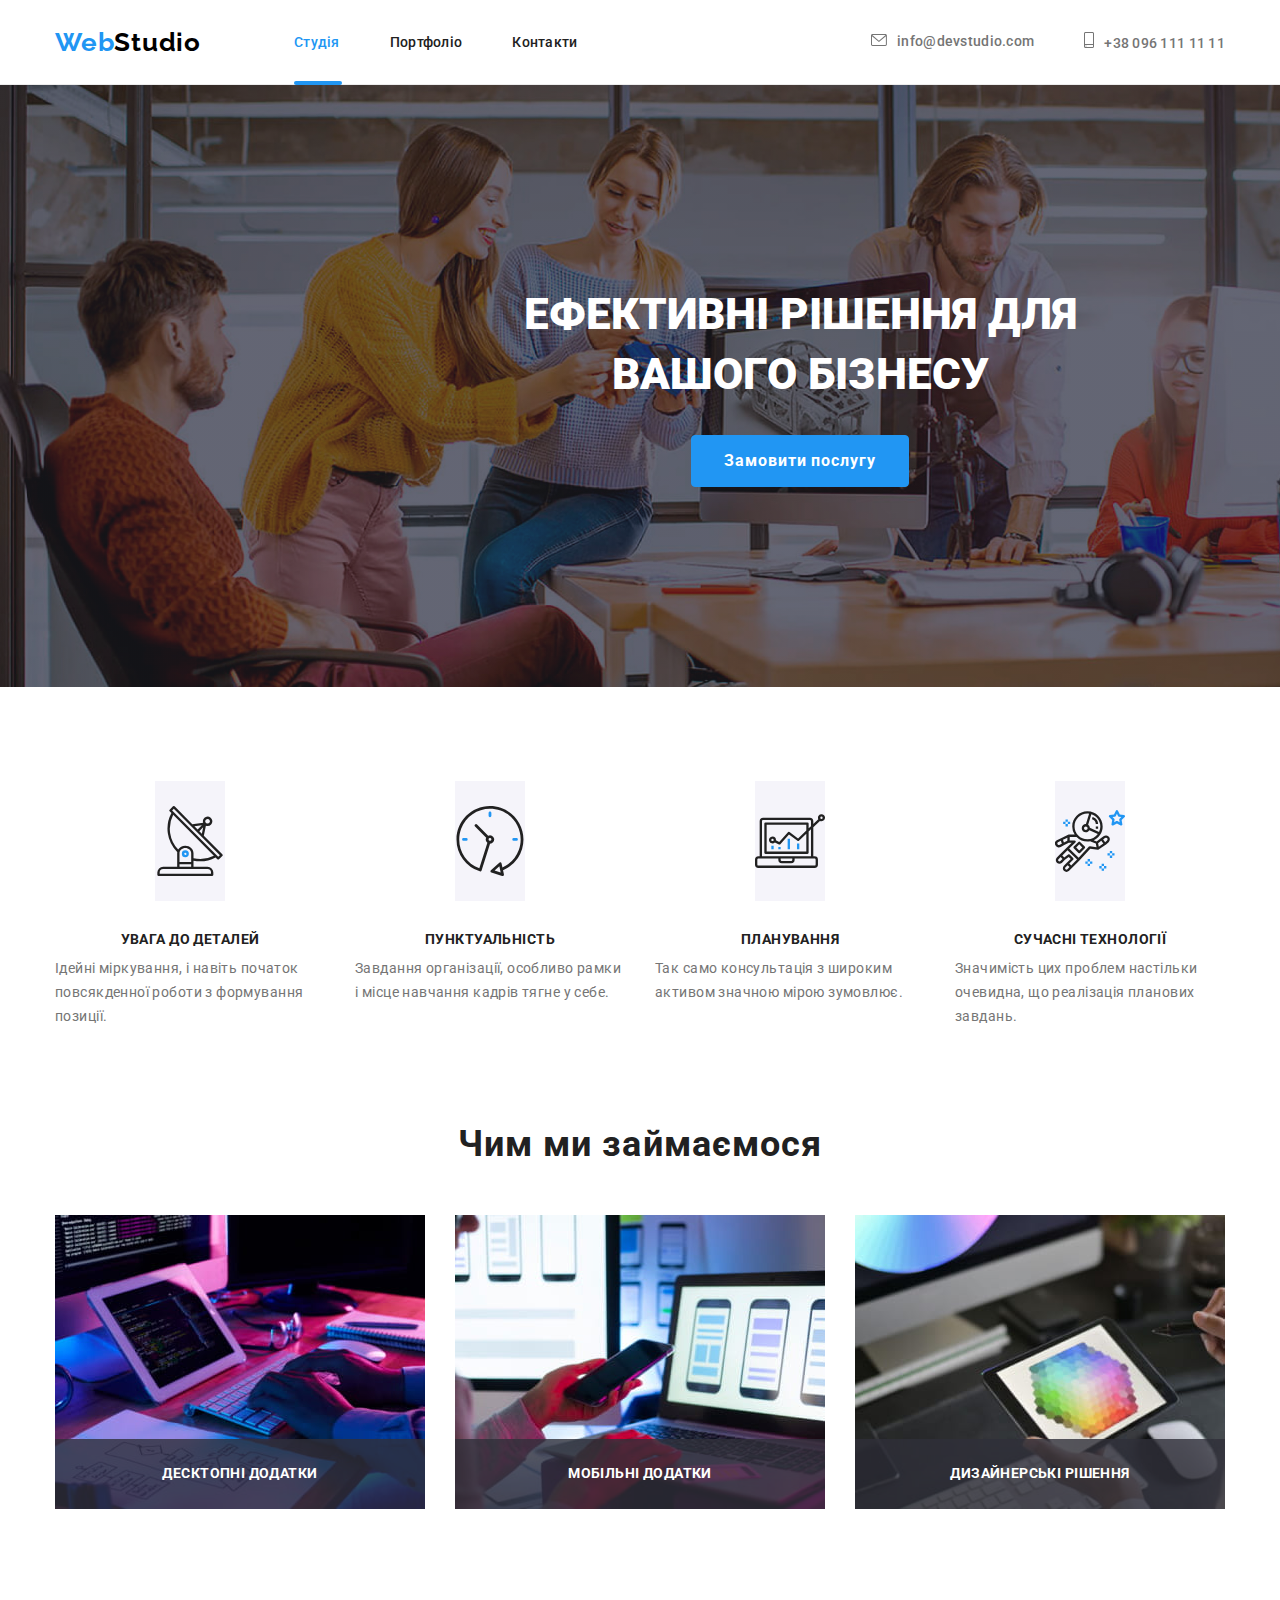
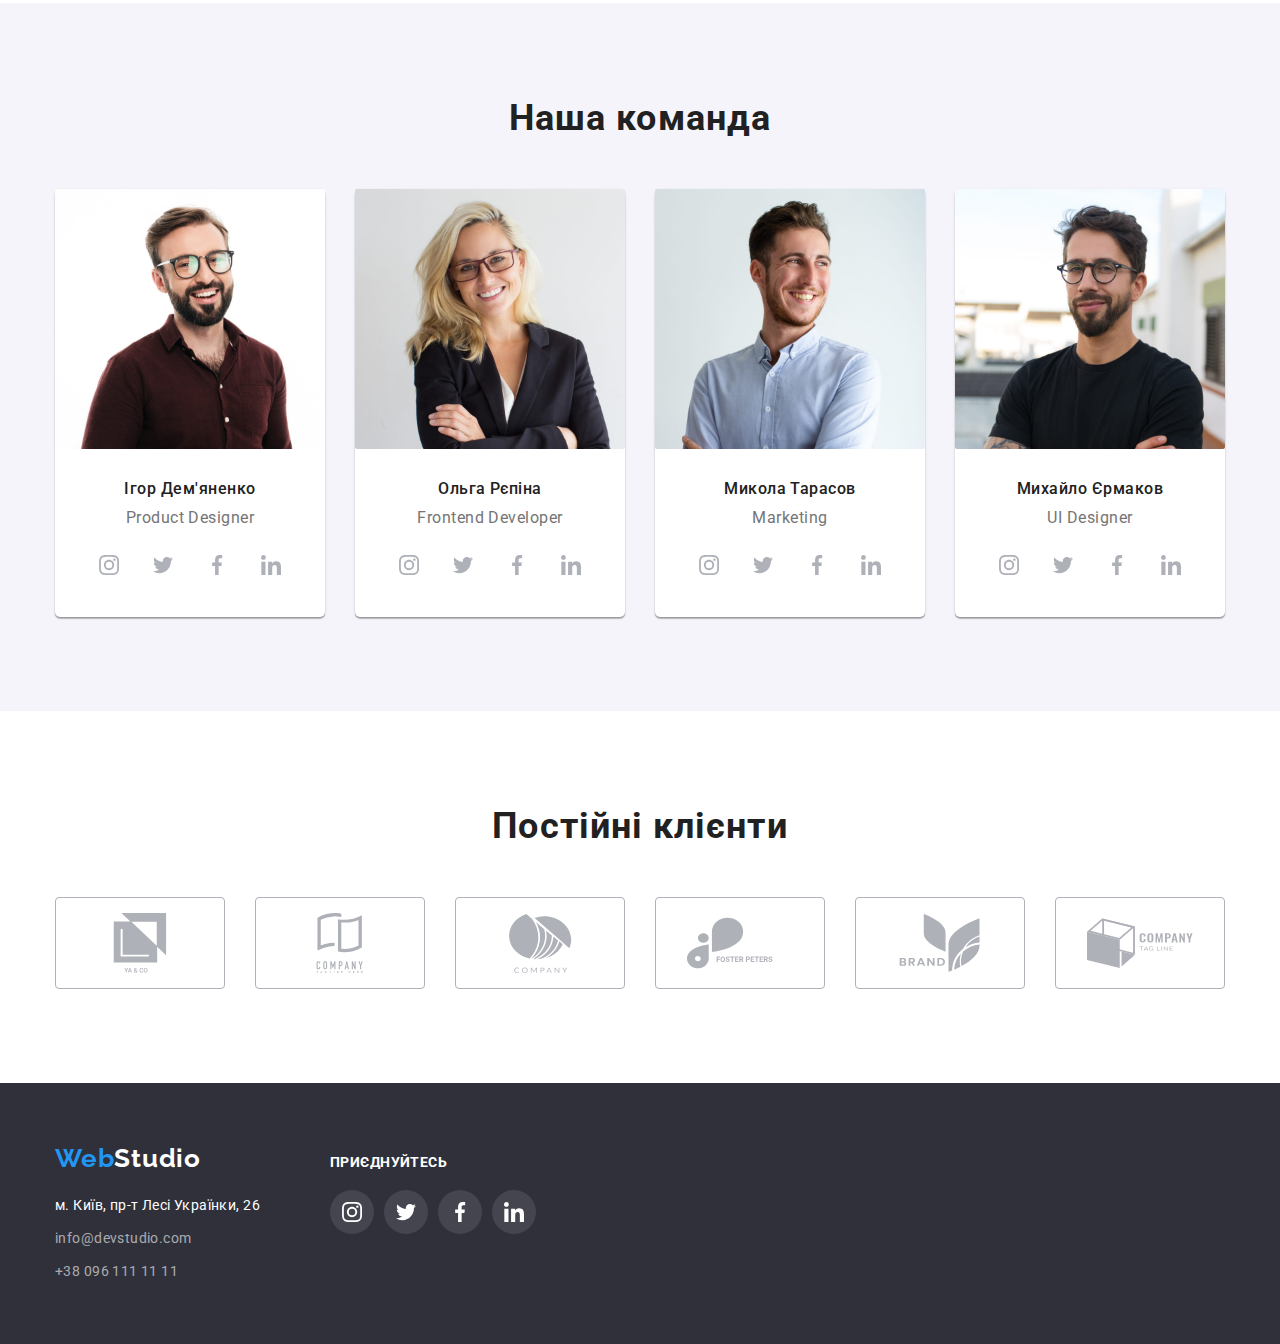
<file: index.html>
<!DOCTYPE html>
<html lang="uk">
<head>
    <meta charset="UTF-8">
    <meta http-equiv="X-UA-Compatible" content="IE=edge">
    <meta name="viewport" content="width=device-width, initial-scale=1.0">
    <title>Студія</title>
    <link href="https://fonts.googleapis.com/css2?family=Raleway:wght@700&family=Roboto:wght@400;500;700;900&display=swap" rel="stylesheet">
    <link rel="stylesheet" href="https://cdnjs.cloudflare.com/ajax/libs/modern-normalize/1.1.0/modern-normalize.css">
    <link rel="stylesheet" href="./styles/style.css">
</head>
<body>
<header class="header">
<div class="header-container container">
    <nav class="header-nav">
        <a href="./index.html" lang="en" class="header-logo logo"> <span class="header-logo-blue">Web</span><span class="header-logo-black">Studio</span></a>
        <ul class="header-list list">
            <li class="header-list-item"><a class="current header-list-link link studio-link-nav" href="./index.html">Студія</a></li>
            <li class="header-list-item"><a class="header-list-link link" href="./portfolio.html">Портфоліо</a></li>
            <li class="header-list-item"><a class="header-list-link link" href="#">Контакти</a></li>
        </ul>
    </nav>

        <ul class="header-list list">
            <li class="header-list-contacts list">
                <a class="header-contacts-link link" href="mailto:info@devstudio.com">
                    <svg class="social-ikon-mail" width="16" height="12">
                        <use href="./images/icons.svg#icon-envelope" ></use>
                    </svg>info@devstudio.com</a></li>
            <li class="header-list-contacts list">
                <a class="header-contacts-link link" href="tel:+380961111111">
                    <svg class="social-ikon-tel">
                    <use href="./images/icons.svg#icon-smartphone" width="10" height="16"></use>
                </svg>+38 096 111 11 11</a></li>
        </ul>
</div>   
</header>
<main>
<!--банер-->
    <section class="banner">
     <div class="container">
        <h1 class="banner-title">Ефективні рішення для вашого бізнесу</h1>
        <button class="banner-button" type="button" data-modal-open>Замовити послугу</button>
    </div> 
</section>
<!--наші особливості  --> 
<section class="features">
    <div class="container features-container">
        <h2 class="features-title hiden-title">Наші особливості</h2>
        <ul class="features-list list">
        <li class="features-list-item icon-antenna">
            <div class="features-icon">
                <svg class="icon" width="70" height="70">
                    <use href="./images/icons.svg#icon-antenna" ></use>
                </svg>
            </div>
            <h3 class="features-list-name">Увага до деталей</h3>
            <p class="features-list-description">Ідейні міркування, і навіть початок повсякденної роботи з формування позиції.</p>
        </li>
        <li class="features-list-item icon-clock">
            <div class="features-icon">
                <svg class="icon" width="70" height="70">
                <use href="./images/icons.svg#icon-clock" ></use>
                </svg>
            </div>
            <h3 class="features-list-name">Пунктуальність</h3>
            <p class="features-list-description">Завдання організації, особливо рамки і місце навчання кадрів тягне у себе.</p>
        </li>
        <li class="features-list-item icon-diagram" >
            <div class="features-icon">
                <svg class="icon" width="70" height="70">
                <use href="./images/icons.svg#icon-diagram" ></use>
                </svg>
            </div>
            <h3 class="features-list-name">Планування</h3>
            <p class="features-list-description">Так само консультація з широким активом значною мірою зумовлює.</p>
        </li>
        <li class="features-list-item icon-astronaut">
            <div class="features-icon">
                <svg class="icon" width="70" height="70">
                <use href="./images/icons.svg#icon-astronaut" ></use>
                </svg>
            </div>
            <h3 class="features-list-name">Сучасні технології</h3>
            <p class="features-list-description">Значимість цих проблем настільки очевидна, що реалізація планових завдань.</p>
        </li>
        </ul>
    </div>
</section>
<!--чим ми займаємось  --> 
<section class="projects">
    <div class="container">
        <h2 class="section-title">Чим ми займаємося</h2>
        <ul class="projects-list list">
            <li class="projects-list-item list">
                <img src="./images/box1.jpg" alt="робота за компютером" width="370">
                <div class="projects-overlay">
                    <p>десктопні додатки</p>
                </div>
            </li>
            <li class="projects-list-item list">
                <img src="./images/box2.jpg" alt="робота з телефоном" width="370" >
                <div class="projects-overlay">
                    <p>мобільні додатки</p>
                </div>
            </li>
            <li class="projects-list-item list">
                <img src="./images/box3.jpg" alt="робота з планшетом" width="370" >
                <div class="projects-overlay">
                    <p>дизайнерські рішення</p>
                </div>
            </li>
        </ul> 
          
    </div>
</section>
<!--наша команда  -->
<section class="team">
    <div class="container">
        <h2 class="section-title">Наша команда</h2>
        <ul class="team-members list">
            <li class="team-members-list"> 
                <img class="photo" src="./images/demyanenko.jpg" alt="фотографія Ігоря Дем'яненко" width="270" height="260">
                <div class="teem-members-about">
                    <h3 class="employee-name">Ігор Дем'яненко</h3>
                    <p class="employee-position" lang="en">Product Designer</p>
                    <ul class="social-icons list">
                        <li class="team-social list">
                            <a href="#" class="social-link link">
                            <svg class="social-icon" width="20" height="20">
                                <use href="./images/icons.svg#icon-instagram" ></use>
                            </svg>
                        </a></li>
                        <li class="team-social list"><a href="#" class="social-link link">
                            <svg class="social-icon" width="20" height="20">
                                <use href="./images/icons.svg#icon-twitter" ></use>
                            </svg>
                        </a></li>
                        <li class="team-social list"><a href="#" class="social-link link">
                            <svg class="social-icon" width="20" height="20">
                                <use href="./images/icons.svg#icon-facebook" ></use>
                            </svg>
                        </a></li>
                        <li class="team-social list"><a href="#" class="social-link link">
                            <svg class="social-icon" width="20" height="20">
                                <use href="./images/icons.svg#icon-linkedin" ></use>
                            </svg>
                        </a></li>
                    </ul> 
                </div>
            </li>
            <li class="team-members-list"> 
                <img class="photo"src="./images/repin.jpg" alt="фотографія Ольги Рєпіна" width="270" height="260">
                <div class="teem-members-about">
                    <h3 class="employee-name">Ольга Рєпіна</h3>
                    <p class="employee-position" lang="en">Frontend Developer</p>
                    <ul class="social-icons list">
                        <li class="team-social list">
                            <a href="#" class="social-link link">
                            <svg class="social-icon" width="20" height="20">
                                <use href="./images/icons.svg#icon-instagram" ></use>
                            </svg>
                        </a></li>
                        <li class="team-social list"><a href="#" class="social-link link">
                            <svg class="social-icon" width="20" height="20">
                                <use href="./images/icons.svg#icon-twitter" ></use>
                            </svg>
                        </a></li>
                        <li class="team-social list"><a href="#" class="social-link link">
                            <svg class="social-icon" width="20" height="20">
                                <use href="./images/icons.svg#icon-facebook" ></use>
                            </svg>
                        </a></li>
                        <li class="team-social list"><a href="#" class="social-link link">
                            <svg class="social-icon" width="20" height="20">
                                <use href="./images/icons.svg#icon-linkedin" ></use>
                            </svg>
                        </a></li>
                    </ul>
                </div>
            </li>
            <li class="team-members-list"> 
                <img class="photo" src="./images/tarasov.jpg" alt="фотографія Миколи Тарасова" width="270" height="260">
                <div class="teem-members-about">
                    <h3 class="employee-name">Микола Тарасов</h3>
                    <p class="employee-position" lang="en">Marketing</p>
                    <ul class="social-icons list">
                        <li class="team-social list">
                            <a href="#" class="social-link link">
                            <svg class="social-icon" width="20" height="20">
                                <use href="./images/icons.svg#icon-instagram" ></use>
                            </svg>
                        </a></li>
                        <li class="team-social list"><a href="#" class="social-link link">
                            <svg class="social-icon" width="20" height="20">
                                <use href="./images/icons.svg#icon-twitter" ></use>
                            </svg>
                        </a></li>
                        <li class="team-social list"><a href="#" class="social-link link">
                            <svg class="social-icon" width="20" height="20">
                                <use href="./images/icons.svg#icon-facebook" ></use>
                            </svg>
                        </a></li>
                        <li class="team-social list"><a href="#" class="social-link link">
                            <svg class="social-icon" width="20" height="20">
                                <use href="./images/icons.svg#icon-linkedin" ></use>
                            </svg>
                        </a></li>
                    </ul>
                </div>
            </li>
            <li class="team-members-list"> 
                    <img class="photo" src="./images/ermakov.jpg" alt="фотографія Михайла Єрмакова" width="270" height="260">
                    <div class="teem-members-about">
                        <h3 class="employee-name">Михайло Єрмаков</h3>
                        <p class="employee-position" lang="en">UI Designer</p>
                        <ul class="social-icons list">
                            <li class="team-social list">
                                <a href="#" class="social-link link">
                                <svg class="social-icon" width="20" height="20">
                                    <use href="./images/icons.svg#icon-instagram" ></use>
                                </svg>
                            </a></li>
                            <li class="team-social list"><a href="#" class="social-link link">
                                <svg class="social-icon" width="20" height="20">
                                    <use href="./images/icons.svg#icon-twitter" ></use>
                                </svg>
                            </a></li>
                            <li class="team-social list"><a href="#" class="social-link link">
                                <svg class="social-icon" width="20" height="20">
                                    <use href="./images/icons.svg#icon-facebook" ></use>
                                </svg>
                            </a></li>
                            <li class="team-social list"><a href="#" class="social-link link">
                                <svg class="social-icon" width="20" height="20">
                                    <use href="./images/icons.svg#icon-linkedin" ></use>
                                </svg>
                            </a></li>
                        </ul>
                    </div>
            </li>
        </ul>
    </div>
</section>
<!--Постійні клієнти-->
<section class="client">
    <div class="container">
        <h2 class="section-title">Постійні клієнти</h2>
        <ul class="client-list list">
            <li class="client-list-item">
                <a href=""  class="client-link">
                <svg class="client-icon" width="106" height="60">
                    <use href="./images/icons.svg#icon-group1" ></use>
                </svg>
            </a></li>
            <li class="client-list-item">
                <a href="" class="client-link">
                <svg class="client-icon" width="106" height="60">
                    <use href="./images/icons.svg#icon-group2" ></use>
                </svg>
            </a></li>
            <li class="client-list-item">
                <a href="" class="client-link">
                <svg class="client-icon" width="106" height="60">
                    <use href="./images/icons.svg#icon-group3" ></use>
                </svg>
            </a></li>
            <li class="client-list-item">
                <a href="" class="client-link">
                <svg class="client-icon" width="106" height="60">
                    <use href="./images/icons.svg#icon-group4" ></use>
                </svg>
            </a></li>
            <li class="client-list-item">
                <a href="" class="client-link">
                <svg class="client-icon" width="106" height="60">
                    <use href="./images/icons.svg#icon-group5" ></use>
                </svg>
            </a></li>
            <li class="client-list-item">
                <a href="" class="client-link">
                <svg class="client-icon" width="106" height="60">
                    <use href="./images/icons.svg#icon-group6" ></use>
                </svg>
            </a></li>
        </ul> 

    </div>
</section>
</main> 
<!--контактні дані  --> 
<footer class="footer">
 <div class="container">
    <div class="container-address">
        <a href="./index.html" class="footer-logo logo"> <span class="footer-logo-blue">Web</span><span class="footer-logo-white">Studio</span></a>
        <address class="footer-contacts">
             <ul class="footer-contacts-list list link">
                <li class="footer-contacts-list-item">
                    <a class="footer-link-addres link" href="https://goo.gl/maps/AmwkQ84V7P5JWg967" target="_blank" rel="noopener noreferrer nofollow">м. Київ, пр-т Лесі Українки, 26</a>
                </li>
                <li class="footer-contacts-list-item">
                    <a class="footer-link-mail link" href="mailto:info@devstudio.com">info@devstudio.com</a>
                </li>
                <li class="footer-contacts-list-item">
                    <a class="footer-link-tel link" href="tel:+380961111111">+38 096 111 11 11</a>
                </li>
            </ul>
        </address>
    </div>
    <div class="container-social">
        <h2 class="social-section-title">приєднуйтесь</h2>
        <ul class="footer-social-icons list">
        <li class="footer-social-list list">
            <a href="#" class="footer-social-link link">
            <svg class="footer-social-icon" width="20" height="20">
                <use href="./images/icons.svg#icon-instagram" ></use>
            </svg>
        </a></li>
        <li class="footer-social-list list">
            <a href="#" class="footer-social-link link">
            <svg class="footer-social-icon" width="20" height="20">
                <use href="./images/icons.svg#icon-twitter" ></use>
            </svg>
        </a></li>
        <li class="footer-social-list list">
            <a href="#" class="footer-social-link link">
            <svg class="footer-social-icon" width="20" height="20">
                <use href="./images/icons.svg#icon-facebook" ></use>
            </svg>
        </a></li>
        <li class="footer-social-list list">
            <a href="#" class="footer-social-link link">
            <svg class="footer-social-icon" width="20" height="20">
                <use href="./images/icons.svg#icon-linkedin"></use>
            </svg>
        </a></li>
        </ul>
    </div> 
</div>    
</footer>
<div class="modal-backdrop is-hidden" data-modal>
    <div class="modal">
        <button class="close-sign" data-modal-close>
            <svg class="modal-icon" width="18" height="18">
                <use href="./images/icons.svg#icon-close" ></use>
            </svg>
        </button>
    </div>
</div>
<script src="./js/modal.js"></script>
</body>
</html>
</file>
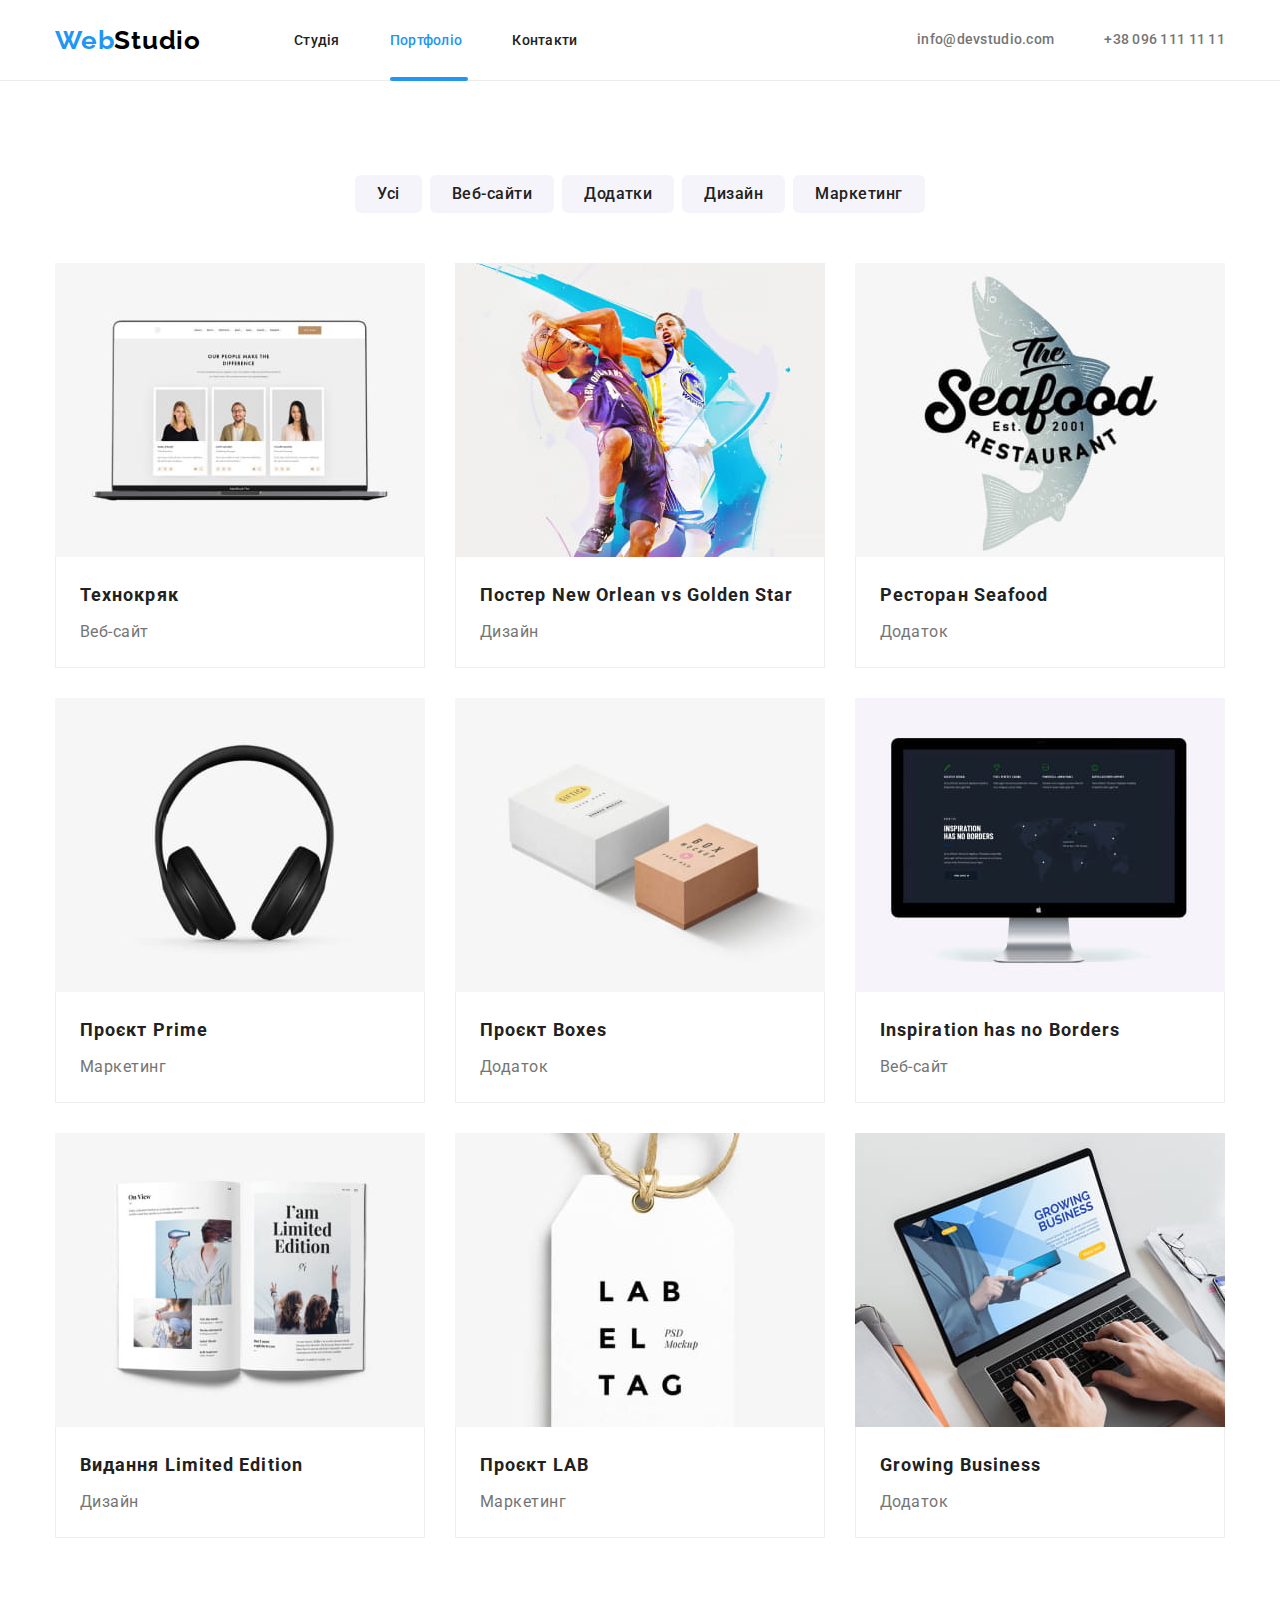
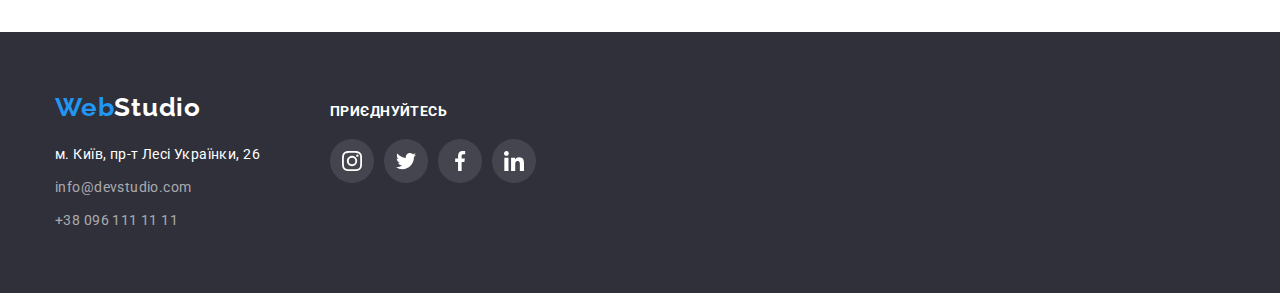
<file: portfolio.html>
<!DOCTYPE html>
<html lang="uk">
<head>
    <meta charset="UTF-8">
    <meta http-equiv="X-UA-Compatible" content="IE=edge">
    <meta name="viewport" content="width=device-width, initial-scale=1.0">
    <title>Портфоліо</title>
    <link href="https://fonts.googleapis.com/css2?family=Raleway:wght@700&family=Roboto:wght@400;500;700;900&display=swap" rel="stylesheet">
    <link rel="stylesheet" href="https://cdnjs.cloudflare.com/ajax/libs/modern-normalize/1.1.0/modern-normalize.css">
    <link rel="stylesheet" href="./styles/style.css">
</head>
<body>
<header class="header">
        <div class="header-container container">
                <nav class="header-nav">
                <a href="./index.html" lang="en" class="header-logo logo"> <span class="header-logo-blue">Web</span><span class="header-logo-black">Studio</span></a>
                 <ul class="header-list list">
                        <li class="header-list-item"><a class="header-list-link link" href="./index.html">Студія</a></li>
                        <li class="header-list-item"><a class="link current header-list-link portfolio-link-nav" href="./portfolio.html">Портфоліо</a></li>
                        <li class="header-list-item"><a class="header-list-link link" href="#">Контакти</a></li>
                </ul>
                </nav>
                <ul class="header-list list">
                        <li class="header-list-contacts list"><a class="header-contacts-link link" href="mailto:info@devstudio.com">info@devstudio.com</a></li>
                        <li class="header-list-contacts list"><a class="header-contacts-link link" href="tel:+380961111111">+38 096 111 11 11</a></li>
                </ul>
        </div>   
</header>
<main>
<!--портфоліо-->
<section class="portfolio">
        <div class="container">
                <h1 class="hiden-title">Портфоліо</h1>
                <ul class="list-buttons-position list">
                    <li class="list-buttons"><button class="portfolio-button " type="button">Усі</button></li>
                    <li class="list-buttons"><button class="portfolio-button " type="button">Веб-сайти</button></li>
                    <li class="list-buttons"><button class="portfolio-button " type="button">Додатки</button></li>
                    <li class="list-buttons"><button class="portfolio-button " type="button">Дизайн</button></li>
                    <li class="list-buttons"><button class="portfolio-button " type="button">Маркетинг</button></li>
                </ul> 
                <ul class="portfolio-project list">
                        <li class="portfolio-project-list"> 
                                <a class="portfolio-project-link" href="#"> 
                                        <div class="portfolio-box">
                                        <img class="portfolio-img" src="./images/portfolio1.jpg" alt="Веб-сайт" width="370">
                                        <div class="portfolio-overlay">
                                                <p>Ресурс пропонує комплексні пропозиції з різним рівнем функціоналу та сервісів. Все це дозволить відвідувачу отримати вичерпні відомості про компанію чи приватну особу.</p>
                                        </div>
                                        </div>
                                        <div class="portfolio-about">
                                                <h2 class="portfolio-title">Технокряк</h2>
                                                <p class="portfolio-type">Веб-сайт</p>
                                        </div>
                                </a>    
                        </li>
                        <li class="portfolio-project-list">
                                <a class="portfolio-project-link" href="#">
                                        <div class="portfolio-box">
                                        <img class="portfolio-img" src="./images/portfolio2.jpg" alt="гравці в басуктбол" width="370">
                                        <div class="portfolio-overlay">
                                                <p>Ресурс пропонує комплексні пропозиції з різним рівнем функціоналу та сервісів. Все це дозволить відвідувачу отримати вичерпні відомості про компанію чи приватну особу.</p>
                                        </div>
                                        </div> 
                                        <div class="portfolio-about">   
                                                <h2 class="portfolio-title" lang="en">Постер New Orlean vs Golden Star</h2>
                                                <p class="portfolio-type">Дизайн</p>
                                        </div>
                                </a>  
                        </li>
                        <li class="portfolio-project-list"> 
                                <a class="portfolio-project-link" href="#">
                                        <div class="portfolio-box">
                                        <img class="portfolio-img" src="./images/portfolio3.jpg" alt="логотип ресторану" width="370">
                                        <div class="portfolio-overlay">
                                                <p>Ресурс пропонує комплексні пропозиції з різним рівнем функціоналу та сервісів. Все це дозволить відвідувачу отримати вичерпні відомості про компанію чи приватну особу.</p>
                                        </div>
                                        </div> 
                                        <div class="portfolio-about">
                                                <h2 class="portfolio-title" lang="en">Ресторан Seafood</h2>
                                                <p class="portfolio-type">Додаток</p>
                                        </div>
                                </a>  
                        </li>
                        <li class="portfolio-project-list"> 
                                <a class="portfolio-project-link" href="#">
                                        <div class="portfolio-box">
                                        <img class="portfolio-img" src="./images/portfolio4.jpg" alt="навушники" width="370">
                                        <div class="portfolio-overlay">
                                                <p>Ресурс пропонує комплексні пропозиції з різним рівнем функціоналу та сервісів. Все це дозволить відвідувачу отримати вичерпні відомості про компанію чи приватну особу.</p>
                                        </div>
                                        </div> 
                                        <div class="portfolio-about">
                                                <h2 class="portfolio-title" lang="en">Проєкт Prime</h2>
                                                <p class="portfolio-type">Маркетинг</p>
                                        </div>
                                </a>   
                        </li>
                        <li class="portfolio-project-list"> 
                                <a class="portfolio-project-link" href="#">
                                        <div class="portfolio-box">
                                        <img class="portfolio-img" src="./images/portfolio5.jpg" alt="дві коробки" width="370">
                                        <div class="portfolio-overlay">
                                                <p>Ресурс пропонує комплексні пропозиції з різним рівнем функціоналу та сервісів. Все це дозволить відвідувачу отримати вичерпні відомості про компанію чи приватну особу.</p>
                                        </div>
                                        </div> 
                                        <div class="portfolio-about">
                                                <h2 class="portfolio-title" lang="en">Проєкт Boxes</h2>
                                                <p class="portfolio-type">Додаток</p>
                                        </div>
                                </a>     
                        </li>
                                <li class="portfolio-project-list"> 
                                <a class="portfolio-project-link" href="#">
                                        <div class="portfolio-box">
                                        <img class="portfolio-img" src="./images/portfolio6.jpg" alt="монітор компютера" width="370">
                                        <div class="portfolio-overlay">
                                                <p>Ресурс пропонує комплексні пропозиції з різним рівнем функціоналу та сервісів. Все це дозволить відвідувачу отримати вичерпні відомості про компанію чи приватну особу.</p>
                                        </div>
                                        </div> 
                                        <div class="portfolio-about">
                                                <h2 class="portfolio-title" lang="en">Inspiration has no Borders</h2>
                                                <p class="portfolio-type">Веб-сайт</p>
                                        </div>
                                </a>       
                        </li>
                        <li class="portfolio-project-list"> 
                                <a class="portfolio-project-link" href="#">
                                        <div class="portfolio-box">
                                        <img class="portfolio-img" src="./images/portfolio7.jpg" alt="книга" width="370">
                                        <div class="portfolio-overlay">
                                                <p>Ресурс пропонує комплексні пропозиції з різним рівнем функціоналу та сервісів. Все це дозволить відвідувачу отримати вичерпні відомості про компанію чи приватну особу.</p>
                                        </div>
                                        </div> 
                                        <div class="portfolio-about">
                                                <h2 class="portfolio-title" lang="en">Видання Limited Edition</h2>
                                                <p class="portfolio-type">Дизайн</p>
                                        </div>
                                </a>       
                        </li>
                        <li class="portfolio-project-list"> 
                                <a class="portfolio-project-link" href="#">
                                        <div class="portfolio-box">
                                        <img class="portfolio-img" src="./images/portfolio8.jpg" alt="бірка" width="370">
                                        <div class="portfolio-overlay">
                                                <p>Ресурс пропонує комплексні пропозиції з різним рівнем функціоналу та сервісів. Все це дозволить відвідувачу отримати вичерпні відомості про компанію чи приватну особу.</p>
                                        </div>
                                        </div> 
                                        <div class="portfolio-about">
                                                <h2 class="portfolio-title" lang="en">Проєкт LAB</h2>
                                                <p class="portfolio-type">Маркетинг</p>
                                        </div>
                                </a>       
                        </li>
                        <li class="portfolio-project-list"> 
                                <a class="portfolio-project-link" href="#">
                                        <div class="portfolio-box">
                                        <img class="portfolio-img" src="./images/portfolio9.jpg" alt="компютер" width="370">
                                        <div class="portfolio-overlay">
                                                <p>Ресурс пропонує комплексні пропозиції з різним рівнем функціоналу та сервісів. Все це дозволить відвідувачу отримати вичерпні відомості про компанію чи приватну особу.</p>
                                        </div> 
                                        </div> 
                                        <div class="portfolio-about">
                                                <h2 class="portfolio-title" lang="en">Growing Business</h2>
                                                <p class="portfolio-type">Додаток</p>
                                        </div>
                                </a> 
                        </li> 
                </ul>
    </div>
</section>
</main>  
<!--контактні дані  --> 
<footer class="footer">
        <div class="container">
           <div class="container-address">
               <a href="./index.html" class="footer-logo logo"> <span class="footer-logo-blue">Web</span><span class="footer-logo-white">Studio</span></a>
               <address class="footer-contacts">
                    <ul class="footer-contacts-list list link">
                       <li class="footer-contacts-list-item">
                           <a class="footer-link-addres link" href="https://goo.gl/maps/AmwkQ84V7P5JWg967" target="_blank" rel="noopener noreferrer nofollow">м. Київ, пр-т Лесі Українки, 26</a>
                       </li>
                       <li class="footer-contacts-list-item">
                           <a class="footer-link-mail link" href="mailto:info@devstudio.com">info@devstudio.com</a>
                       </li>
                       <li class="footer-contacts-list-item">
                           <a class="footer-link-tel link" href="tel:+380961111111">+38 096 111 11 11</a>
                       </li>
                   </ul>
               </address>
           </div>
           <div class="container-social">
               <h2 class="social-section-title">приєднуйтесь</h2>
               <ul class="footer-social-icons list">
               <li class="footer-social-list list">
                   <a href="#" class="footer-social-link link">
                   <svg class="footer-social-icon" width="20" height="20">
                       <use href="./images/icons.svg#icon-instagram" ></use>
                   </svg>
               </a></li>
               <li class="footer-social-list list">
                   <a href="#" class="footer-social-link link">
                   <svg class="footer-social-icon" width="20" height="20">
                       <use href="./images/icons.svg#icon-twitter" ></use>
                   </svg>
               </a></li>
               <li class="footer-social-list list">
                   <a href="#" class="footer-social-link link">
                   <svg class="footer-social-icon" width="20" height="20">
                       <use href="./images/icons.svg#icon-facebook" ></use>
                   </svg>
               </a></li>
               <li class="footer-social-list list">
                   <a href="#" class="footer-social-link link">
                   <svg class="footer-social-icon" width="20" height="20">
                       <use href="./images/icons.svg#icon-linkedin" ></use>
                   </svg>
               </a></li>
               </ul>
           </div> 
       </div>    
       </footer>
</body>
</html>
</file>
<file: styles/style.css>
:root {
--logo-web:  #2196F3;
--header-logo-studio:hsl(0, 0%, 0%);
--footer-logo-studio:#FFFFFF;
--text-color:#212121;
--text-color-2: #757575;
--header-color: #ECECEC;
--banner-background-color: #C4C4C4;
--nav-color: #2196F3;
--banner-text: #FFFFFF;
--button-color: #F5F4FA;
--footer-contacts-link:rgba(255, 255, 255, 0.6);
--footer-addres:#FFFFFF;
--team-background-color: #F5F4FA;
--background-color:#FFFFFF;
--footer-background-color: #2F303A;
--social-icon:#AFB1B8;
--social-icon-footer:#FFFFFF;
}

img {
    display: block;}

body {
    font-family: 'Roboto', sans-serif;
    color: var(--text-color);
    background-color:var(--background-color);}
h1, h2, h3, h4, h5, h6, ul, li, p {
    margin-top: 0px;
    margin-bottom: 0px ;}
.container {
  width: 1200px;
  margin-left: auto;
  margin-right: auto;
  padding-left: 15px;
  padding-right: 15px;}

/*хедер*/
.header-container {
    display: flex;
    align-items: center;}
.header {
    border-bottom: 1px solid #ECECEC;}
.header-nav {
    display: flex;
    align-items: center;} 
.link.current {
    color: var(--nav-color);}

.studio-link-nav::after {
    content: " ";
    display: block;
    position: absolute;
    width: 48px;
    height: 4px;
    margin-top: 30px;
    border-radius:2px;
    background-color: var(--nav-color);}
.portfolio-link-nav::after {
    content: " ";
    display: block;
    position: absolute;
    width: 78px;
    height: 4px;
    margin-top: 28px;
    border-radius:2px;
    background-color: var(--nav-color);}
/*логотип*/  
.logo {
    font-family: 'Raleway', sans-serif;
    font-weight: 700;
    font-size: 26px;
    line-height: 1.19;
    letter-spacing: 0.03em;
    text-decoration: none;}
.header-logo-blue {
    color: var(--logo-web);}
.header-logo-black{
    color: var(--header-logo-studio);
    margin-right: 93px;}
.footer-logo-white {
    color: var(--footer-logo-studio)}

.list {
    list-style: none;
    padding-left: 0px;}
.link {
    list-style: none;
    text-decoration: none;
    font-style: normal;
    padding-left: 0px;}
.header-list  {
    display: flex;
    align-items: center;
    margin: 0px 0px;
    margin-left: auto;}
.header-list-item:not(:first-child) {
    margin-left: 50px;}
.header-list-contacts:not(:first-child) {
    margin-left: 50px;}
.header-list-link {
    font-weight: 500;   
    font-size: 14px;
    line-height: 1.14;
    letter-spacing: 0.02em;
    color: var(--text-color);
    padding-top: 32px;
    padding-bottom: 32px;
    transition: color 250ms cubic-bezier(0.4, 0, 0.2, 1);}
.header-contacts-link {
    font-weight: 500;   
    font-size: 14px;
    line-height: 1.14;
    letter-spacing: 0.02em;
    color: var(--text-color-2);
    padding-top: 32px;
    padding-bottom: 32px;
    transition: color 250ms cubic-bezier(0.4, 0, 0.2, 1);}

.social-ikon-mail {
    width: 16px;
    height: 12px;
    margin-right: 10px;
    fill:currentColor;}
.social-ikon-tel {
    width: 10px;
    height: 16px;
    margin-right: 10px;
    fill:currentColor;}
.header-list-contacts {
    display: flex;
    align-items: center;
    text-align: center;
    white-space: nowrap;}
.header-list-link:hover, .header-list-link:focus {
    color:var(--nav-color);
    }
.header-contacts-link:hover, .header-contacts-link:focus {
    color:var(--nav-color);
    }

/*банер*/
.banner {
    background-color: var(--banner-background-color);
    background-image: linear-gradient(rgba(47, 48, 58, 0.4), rgba(47, 48, 58, 0.4)),
    url(../images/bg-banner.jpg);
    background-size: cover;
    background-repeat: no-repeat;
    width: 1600px;
    padding-top: 200px;
    padding-bottom: 200px;
    margin-left: auto;
    margin-right: auto;}
.banner-title { 
    font-weight: 900;
    font-size: 44px;
    line-height: 1.36;
    color: var(--banner-text);
    text-transform: uppercase;
    max-width: 696px;
    text-align: center;
    margin-left: auto;
    margin-right: auto;}
.banner-button {
    font-family: inherit;
    font-weight: 700;
    font-size: 16px;
    line-height: 1.88;
    text-align: center;
    letter-spacing: 0.06em;
    color: var(--banner-text);
    background-color: var(--nav-color);
    border: 1px solid var(--nav-color);
    border-radius: 4px;
    padding: 10px 32px;
    cursor: pointer;
    display: flex;
    align-items: center;
    margin-top: 30px;
    margin-left: auto;
    margin-right: auto;
    transition: background-color 250ms cubic-bezier(0.4, 0, 0.2, 1),
                box-shadow 250ms cubic-bezier(0.4, 0, 0.2, 1);}
.banner-button:hover, .banner-button:focus {
    background-color: #188CE8;
    box-shadow: 0px 4px 4px rgba(0, 0, 0, 0.15);
    }

/*наші особливості*/
.hiden-title {
    position: absolute;
    white-space: nowrap;
    width: 1px;
    height: 1px;
    overflow: hidden;
    border: 0;
    padding: 0;
    clip: rect(0 0 0 0);
    clip-path: inset(50%);
    margin: -1px;}

.features {
    padding-top: 94px;
    padding-bottom: 94px;}
.features-list {
    display: flex;
    align-items: flex-start;}
.features-list-item {
    max-width: 270px;
align-items: center;
justify-items: center;
}
.features-list-item:not(:first-child)  {
    margin-left: 30px;}
.features-icon {
   height: 120px;
   display: flex;
   align-items: center;
   justify-content: center;
   background-color: var(--team-background-color);
   margin-bottom: 30px;}
.features-list-name {
    font-weight: 700;
    font-size: 14px;
    line-height: calc(16/14);
    letter-spacing: 0.03em;
    text-transform: uppercase;
    margin-bottom: 10px;}
.features-list-description{
    font-size: 14px;
    line-height: 1.71;
    letter-spacing: 0.03em;
    color: var(--text-color-2);}

/*чим ми займаємось*/
.projects {
    padding-bottom: 94px;}
.projects-list{
    display: flex;}
.section-title {
    font-weight: 700;
    font-size: 36px;
    line-height: 1.17;
    text-align: center;
    letter-spacing: 0.03em;
    margin-bottom: 50px;}
.projects-list-item:first-child {
    margin-right: 30px;}
.projects-list-item:last-child {
    margin-left: 30px;}
.projects-list-item {
    position: relative;
    
}
.projects-overlay {
    position: absolute;
    bottom: 0;
    width: 100%;
    height: 70px;
    display: flex;
    align-items: center;
    justify-content: center;
    background-color:rgba(47, 48, 58, 0.8);
}
.projects-overlay > p {
    font-weight: 700;
    font-size: 14px;
    line-height: 1.14;
    letter-spacing: 0.03em;
    text-transform: uppercase;
    color: var(--banner-text);
}
/*команда*/
.team {
    background-color:var(--team-background-color);      
    padding-top: 94px;
    padding-bottom: 94px;}
.section-title{
    margin-bottom: 50px;}
.team-members {
    display: flex;}
.team-members-list {
    background-color: #FFFFFF;
    box-shadow: 0px 1px 3px rgba(0, 0, 0, 0.12), 0px 1px 1px rgba(0, 0, 0, 0.14), 0px 2px 1px rgba(0, 0, 0, 0.2);
    border-radius: 0px 0px 4px 4px;
    border-radius: 5px;
    text-align: center;
    flood-color: rgba(168, 166, 166, 0.547);}

.team-members .social-icons{
    display: flex;
    justify-content: center;
    }
.team-members .team-social:not(:last-child) {
    margin-right: 10px;
}
.team-members .social-link{
    width: 44px;
    height: 44px; 
    border-radius: 50%;
    display: flex;
    justify-content: center;
    align-items: center;
    color: var(--social-icon);
    transition: color 250ms cubic-bezier(0.4, 0, 0.2, 1), 
                background-color 250ms cubic-bezier(0.4, 0, 0.2, 1);}
.team-members .social-icon{
    fill: currentColor;}
.team-members .social-link:hover, .team-members .social-link:focus {
    background-color: var(--nav-color);
    border-radius: 50%;
    color: var(--button-color);
    }
.photo {
    border-radius: 2px;}
.teem-members-about {
    padding-top: 30px;
    padding-bottom: 30px;}
.team-members-list:not(:first-child)  {
    margin-left: 30px;}
.team-members-item{
    text-decoration: none;}
.employee-name {
    color: var(--text-color);
    font-weight: 500;
    font-size: 16px;
    line-height: calc(19/16);
    letter-spacing: 0.03em;}
.employee-position {
    color: var(--text-color-2);
    font-size: 16px;
    line-height: calc(19/16);
    letter-spacing: 0.03em;
    color: var(--text-color-2);
    margin-top: 10px;
    margin-bottom: 16px;}

/*Постійні клієнти*/
.client {
    padding-top: 94px;
    padding-bottom: 94px;}
.client-list {  
display: flex;
padding-left: auto;}
.section-title {
    margin-bottom: 50px;}
.client-list-item:not(:last-child) {
    margin-right: 30px;}
.client-link{
    width: 170px;
    height: 92px;
    display: flex;
    align-items: center;
    justify-content: center;
    border: 1px solid #AFB1B8;
    border-radius: 4px;
    color: var(--social-icon);
    transition: color 250ms cubic-bezier(0.4, 0, 0.2, 1);}
.client-link:hover, .client-link:focus {
    border: 1px solid #2196F3;
    color: var(--nav-color);
    }
.client-icon {
    fill: currentColor;}
/*футер студія */
.footer {
    background-color: var(--footer-background-color);
    padding-top: 60px;
    padding-bottom: 60px;}
.footer .container {
    display: flex;
    align-items: baseline;
}
.container-address{
    margin-right: 70px;}
.footer-logo-blue {
    color: var(--logo-web);}
address {
    margin-top: 20px;}
.footer-contacts-list-item:not(:last-child) {
    margin-bottom: 9px;}
.footer-contacts {
    font-size: 14px;
    line-height: 1.71;
    letter-spacing: 0.03em;}
.footer-link-mail, .footer-link-tel {
    color: var(--footer-contacts-link);
    transition: color 250ms cubic-bezier(0.4, 0, 0.2, 1);}
.footer-link-addres {
    color: var(--footer-addres);
    transition: color 250ms cubic-bezier(0.4, 0, 0.2, 1);}
.footer-link-mail:hover, .footer-link-mail:focus {
    color:var(--nav-color)}
.footer-link-addres:hover, .footer-link-addres:focus {
    color:var(--nav-color)}
.footer-link-tel:hover, .footer-link-tel:focus {
    color:var(--nav-color)}

.container-social {
    display: flex;
    flex-direction: column; }
.social-section-title {
    font-family: 'Roboto';
    font-weight: 700;
    font-size: 14px;
    line-height: calc(16/14);
    letter-spacing: 0.03em;
    text-transform: uppercase;
    color: var(--footer-addres);
    margin-bottom: 20px;}
.footer-social-icons {
    display: flex;
   justify-content: center;
   align-items: center;}
.footer-social-list {
    background: rgba(255, 255, 255, 0.1);
    border-radius: 50%;}
.footer-social-list:not(:first-child) {
margin-left: 10px;}
.footer-social-link {
    width: 44px;
    height: 44px;
    fill: var(--social-icon-footer);
    align-items: center;
    display: flex;
    justify-content: center;
    transition: background-color 250ms cubic-bezier(0.4, 0, 0.2, 1);
    border-radius: 50%;}
.footer-social-link:hover, .footer-social-link:focus {
    background-color: var(--nav-color);
   }    


/*портфоліо*/
.portfolio {
    padding-top: 94px;
    padding-bottom: 94px;}
.list-buttons-position {
    display: flex;
    justify-content: center;
    margin-bottom: 50px;}
.list-buttons:not(:first-child)  {
    margin-left: 8px;}
.portfolio-button {
    font-family: inherit;
    font-weight: 500;
    font-size: 16px;
    line-height: 1.62;
    text-align: center;
    letter-spacing: 0.03em;
    color: var(--text-color);
    background-color: var(--button-color);
    cursor: pointer;
    padding: 6px 22px 6px 22px;
    border-radius: 6px;
    border: none;
    transition: background-color 250ms cubic-bezier(0.4, 0, 0.2, 1),
                color 250ms cubic-bezier(0.4, 0, 0.2, 1),
                box-shadow 250ms cubic-bezier(0.4, 0, 0.2, 1);}
.portfolio-button:hover, .portfolio-button:focus {
    background-color:var(--nav-color);
    color: var(--banner-text);
    box-shadow: 0px 1px 1px rgba(0, 0, 0, 0.12), 
                0px 4px 4px rgba(0, 0, 0, 0.06), 
                1px 4px 6px rgba(0, 0, 0, 0.16);}

.portfolio-project {
    display: flex;
    flex-wrap: wrap;}
.portfolio-project-list {
    list-style: none;}
.portfolio-project-link {
    display: block;
    text-decoration: none;
    color: var(--text-color);
    transition:box-shadow 250ms cubic-bezier(0.4, 0, 0.2, 1);}
.portfolio-project-link:hover, .portfolio-project-link:focus {
    box-shadow: 0px 1px 1px rgba(0, 0, 0, 0.12), 
                0px 4px 4px rgba(0, 0, 0, 0.06), 
                1px 4px 6px rgba(0, 0, 0, 0.16);}

.portfolio-project-list:nth-child(2) {
    margin-right: 30px;
    margin-left: 30px;}
.portfolio-project-list:nth-child(5) {
    margin-right: 30px;
    margin-left: 30px;}
.portfolio-project-list:nth-child(8) {
    margin-right: 30px;
    margin-left: 30px;}
.portfolio-project-list:nth-child(6) {
    margin-top: 30px;
    margin-bottom: 30px;}
.portfolio-project-list:nth-child(4) {
    margin-top: 30px;
    margin-bottom: 30px;}
.portfolio-project-list:nth-child(5) {
    margin-top: 30px;
    margin-bottom: 30px;}

.portfolio-title {
    font-weight: 700;
    font-size: 18px;
    line-height: calc(36/18);
    letter-spacing: 0.06em;
    margin-bottom: 4px;}
.portfolio-type {
    color: var(--text-color-2);
    font-weight: 400;
    font-size: 16px;
    line-height: 1.88;
    letter-spacing: 0.03em;}
.portfolio-about {
    padding-top: 20px;
    padding-bottom: 20px;
    padding-left: 24px;
    padding-right: 24px;
    border-left: 1px solid #EEEEEE;
    border-right: 1px solid #EEEEEE;
    border-bottom: 1px solid #EEEEEE;}

.portfolio-box {
    position: relative;
    overflow: hidden;}
.portfolio-overlay {
    position: absolute;
    top: 0;
    width: 100%;
    height: 101%;
    background-color: rgba(33, 150, 243, 0.9);
    transition-property: transform;
    transform: translateY(100%);
    transition: transform 250ms cubic-bezier(0.4, 0, 0.2, 1);
    }
.portfolio-overlay > p {
    font-family: 'Roboto';
    font-weight: 400;
    font-size: 18px;
    line-height: 1.56;
    letter-spacing: 0.03em;
    color: var(--banner-text);
    padding: 63px 24px;}

.portfolio-project-link:hover .portfolio-overlay {
        transform: translateY(0);}

/*модалка*/
.modal-backdrop {
    position: fixed;
    width: 100%;
    height: 100%;
    left: 0px;
    top: 0px;
    background: rgba(0, 0, 0, 0.2);
    opacity: 1;
    transition: opacity 250ms cubic-bezier(0.4, 0, 0.2, 1);}
.is-hidden {
    visibility: hidden;
    opacity: 0;
    pointer-events: none;}
  .modal-backdrop.is-hidden .modal {
    transform: rotate(-180deg);}
  .modal {
    position: absolute;
    top: 50%;
    left: 50%;
    transform: translate(-50%, -50%);
    width: 528px;
    height: 581px;
    background-color: #FFFFFF;
    transition: transform 250ms cubic-bezier(0.4, 0, 0.2, 1);}

.modal .close-sign {
    position: absolute;
    cursor: pointer;
    top:8px;
    right:8px;
    width: 30px;
    height: 30px; 
    border-radius: 50%;
    background: transparent;
    border: 1px solid rgba(0, 0, 0, 0.1);
    color: #000000;
    display: flex;
    justify-content: center;
    align-items: center;
    transition:  color 250ms cubic-bezier(0.4, 0, 0.2, 1);}
.modal-icon {
    fill: currentColor;}
.modal .close-sign:hover, .modal .close-sign:focus {
    color: var(--nav-color);}
</file>
